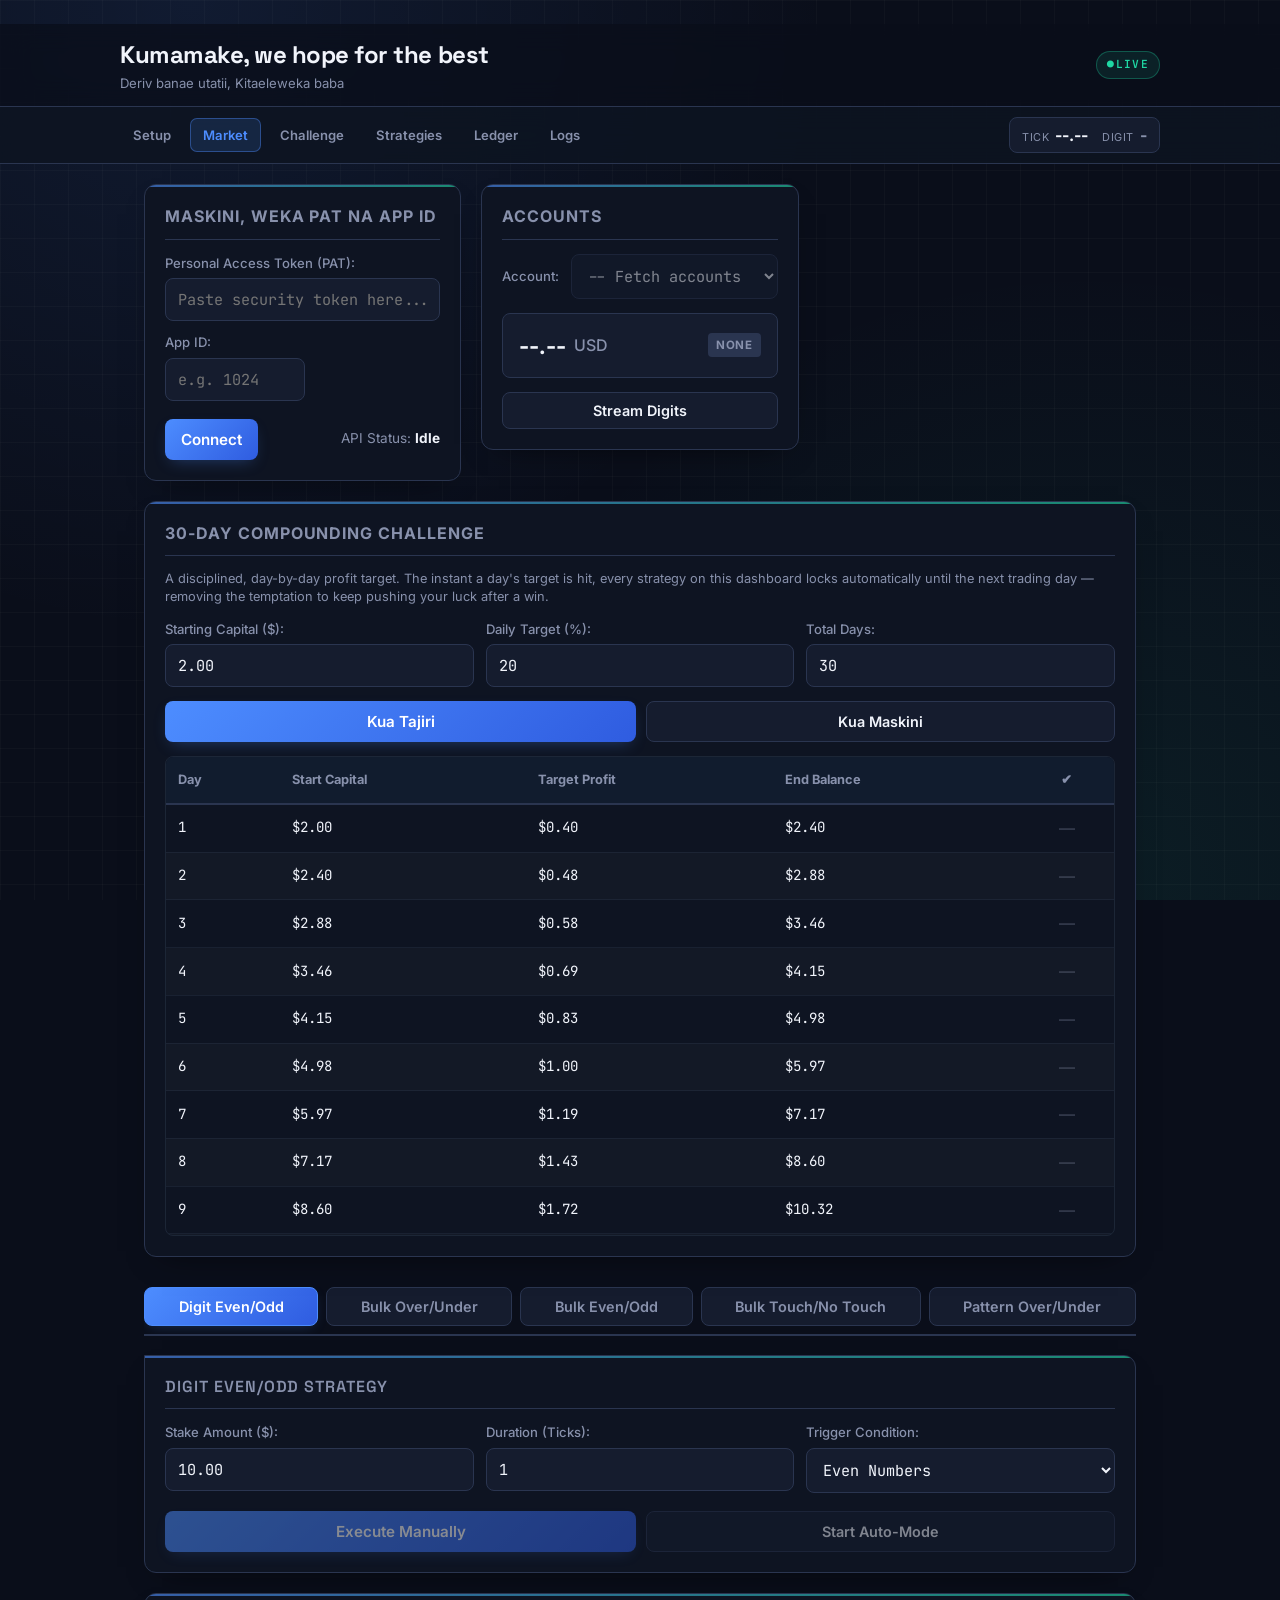
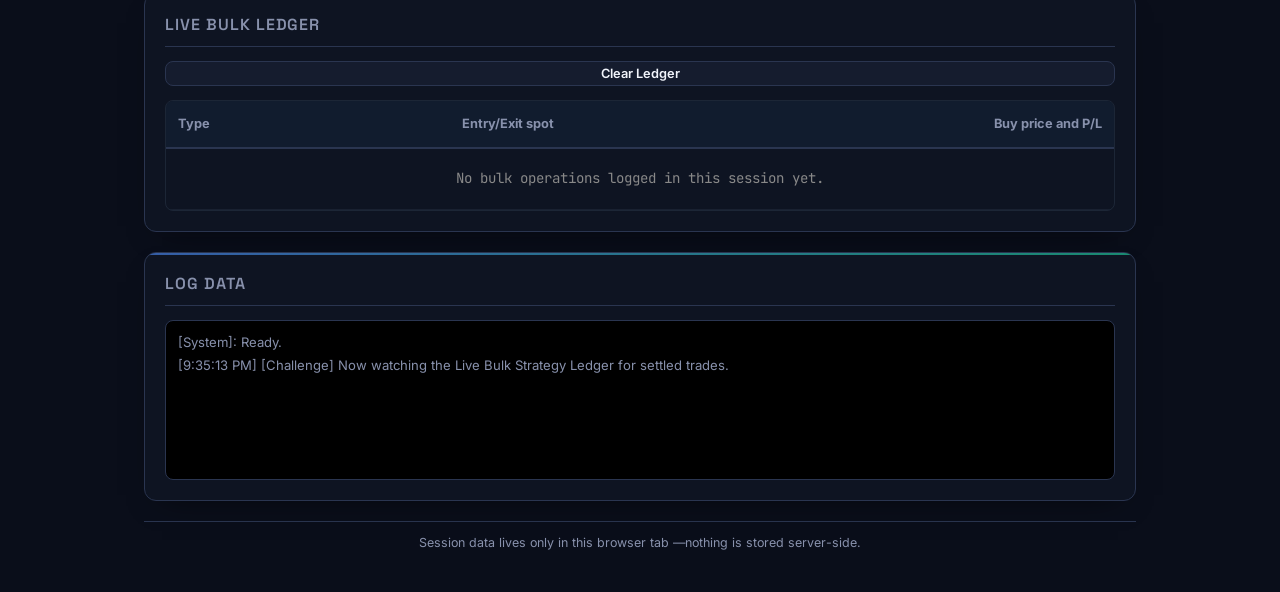
<file: index.html>
<!DOCTYPE html>
<html lang="en">

<head>
    <meta charset="UTF-8">
    <meta name="viewport" content="width=device-width, initial-scale=1.0">
    <title>WE, trade</title>
    <link rel="stylesheet" href="style.css">
</head>

<body>

    <div class="dashboard-container">

        <div class="app-topbar">
            <header>
                <h1>Kumamake, we hope for the best</h1>
                <p>Deriv banae utatii, Kitaeleweka baba</p>
            </header>
            <nav class="quick-nav">
                <div class="quick-nav-links">
                    <a href="#section-setup" class="quick-nav-link">Setup</a>
                    <a href="#section-market" class="quick-nav-link">Market</a>
                    <a href="#section-challenge" class="quick-nav-link">Challenge</a>
                    <a href="#section-strategies" class="quick-nav-link">Strategies</a>
                    <a href="#section-ledger" class="quick-nav-link">Ledger</a>
                    <a href="#section-logs" class="quick-nav-link">Logs</a>
                </div>
                <div class="quick-nav-ticker">
                    <span class="ticker-pair">
                        <span class="ticker-label">Tick</span>
                        <strong id="live-tick-value">--.--</strong>
                    </span>
                    <span class="ticker-pair">
                        <span class="ticker-label">Digit</span>
                        <strong id="live-digit-value" class="system-msg">-</strong>
                    </span>
                </div>
            </nav>
        </div>

        <!-- Credentials Panel -->
        <section class="card" id="section-setup">
            <h3><b>MASKINI, WEKA PAT NA APP ID</b></h3>
            <div class="form-row">
                <div class="form-group">
                    <label for="api-token">Personal Access Token (PAT):</label>
                    <input type="password" id="api-token" placeholder="Paste security token here...">
                </div>
                <div class="form-group" style="flex: 0 0 140px;">
                    <label for="app-id">App ID:</label>
                    <input type="text" id="app-id" placeholder="e.g. 1024">
                </div>
            </div>

            <div style="display: flex; justify-content: space-between; align-items: center; margin-top: 4px;">
                <button id="btn-fetch-accounts" class="btn-primary">Connect</button>
                <div style="font-size: 0.85rem; color: var(--text-secondary);">
                    API Status: <strong id="api-status" style="color: var(--text-primary);">Idle</strong>
                </div>
            </div>
        </section>
        <!-- tufetch accounts -->
        <section class="card" id="section-market">
            <h3><b>ACCOUNTS</b></h3>
            <div class="account-selection">
                <label for="account-dropdown">Account:</label>
                <select id="account-dropdown" disabled>
                    <option value="">-- Fetch accounts first --</option>
                </select>
            </div>

            <div class="balance-container-wrapper">
                <div class="balance-display">
                    <span id="active-balance">--.--</span>
                    <span id="active-currency">USD</span>
                    <div id="account-type-badge" class="badge">None</div>
                </div>

                <button id="btn-reset-balance" class="btn-secondary" style="display: none;">Reset Balance</button>
                <button id="btn-toggle-stream" class="btn-secondary" style="margin-top: 4px;"> Stream Digits
                    </button>

                <!-- deriv symbooo -->
                <div id="market-data-panel" style="display: none; margin-top: 12px; flex-direction: column; gap: 10px;">
                    <div class="form-group">
                        <label for="market-dropdown">Active Symbols:</label>
                        <select id="market-dropdown">
                            <option value="">-- Loading symbols... --</option>
                        </select>
                    </div>
                    <p style="font-size: 0.78rem; color: var(--text-secondary);">
                        Live tick &amp; last digit are pinned in the top bar &mdash; visible on every tab.
                    </p>
                </div>
            </div>
        </section>

        <!-- 30-Day Compounding Challenge -->
        <section class="card" id="section-challenge">
            <h3><b>30-DAY COMPOUNDING CHALLENGE</b></h3>
            <p style="font-size: 0.8rem; color: var(--text-secondary);">
                A disciplined, day-by-day profit target. The instant a day's target is hit, every strategy on
                this dashboard locks automatically until the next trading day &mdash; removing the temptation to
                keep pushing your luck after a win.
            </p>

            <div class="form-row" id="challenge-setup-row">
                <div class="form-group">
                    <label for="challenge-start-capital">Starting Capital ($):</label>
                    <input type="number" id="challenge-start-capital" value="2.00" min="0.35" step="0.01">
                </div>
                <div class="form-group">
                    <label for="challenge-growth-rate">Daily Target (%):</label>
                    <input type="number" id="challenge-growth-rate" value="20" min="1" max="100" step="1">
                </div>
                <div class="form-group">
                    <label for="challenge-total-days">Total Days:</label>
                    <input type="number" id="challenge-total-days" value="30" min="5" max="60" step="1">
                </div>
            </div>

            <div style="display: flex; gap: 10px;">
                <button id="btn-start-challenge" class="btn-primary" style="flex: 1;">Kua Tajiri</button>
                <button id="btn-reset-challenge" class="btn-secondary" style="flex: 1;">Kua Maskini</button>
            </div>

            <div id="challenge-status-banner" class="challenge-banner" style="display: none;"></div>

            <div class="balance-display" id="challenge-progress-display"
                style="display: none; flex-direction: column; align-items: stretch; gap: 8px;">
                <div
                    style="display: flex; justify-content: space-between; flex-wrap: wrap; gap: 6px; font-size: 0.85rem; font-family: var(--font-body); color: var(--text-secondary); font-weight: 500;">
                    <span>Day <strong id="challenge-current-day" style="color: var(--text-primary);">1</strong> of
                        <span id="challenge-total-days-label">30</span></span>
                    <span>Today's P/L: <strong id="challenge-day-profit" style="color: var(--text-primary);">0.00</strong>
                        / <strong id="challenge-day-target" style="color: var(--text-primary);">0.00</strong> USD</span>
                </div>
                <div class="challenge-progress-track">
                    <div id="challenge-progress-fill" class="challenge-progress-fill"></div>
                </div>
            </div>

            <div class="table-container" style="max-height: 480px;">
                <table class="ledger-table challenge-table">
                    <thead>
                        <tr>
                            <th style="width: 12%;">Day</th>
                            <th style="width: 26%;">Start Capital</th>
                            <th style="width: 26%;">Target Profit</th>
                            <th style="width: 26%;">End Balance</th>
                            <th style="width: 10%; text-align: center;">✔</th>
                        </tr>
                    </thead>
                    <tbody id="challenge-table-body">
                        <!-- populated dynamically by app.js -->
                    </tbody>
                </table>
            </div>
        </section>

        <!--Strategy Tabs Navigation -->
        <div class="tabs-navigation" id="section-strategies">
            <button class="tab-btn active" data-target="tab-even-odd">Digit Even/Odd</button>
            <button class="tab-btn" data-target="tab-bulk-ou">Bulk Over/Under</button>
            <button class="tab-btn" data-target="tab-bulk-eo">Bulk Even/Odd</button>
            <button class="tab-btn" data-target="tab-bulk-tn">Bulk Touch/No Touch</button>
            <button class="tab-btn" data-target="tab-pattern-ou">Pattern Over/Under</button>
        </div>

        <div class="focus-bar" id="focus-bar" style="display: none;">
            <span class="system-msg">Focus mode: showing this strategy + the ledger only.</span>
            <button id="btn-exit-focus" class="btn-secondary">Show Full Dashboard</button>
        </div>

       <!-- STRATEGY 3:-->
<section class="card tab-content" id="tab-bulk-eo">
    <h3>Bulk Even/Odd Execution</h3>
    <p style="font-size: 0.8rem; color: var(--text-secondary); margin-bottom: 8px;">
        Fires both Even and Odd contracts simultaneously on the exact same tick window.
    </p>
    
    <!-- Clean Input Form Row Grid -->
    <div class="form-row">
        <div class="form-group">
            <label>Stake (Per Trade):</label>
            <input type="number" id="trade-stake-beo" value="5.00" min="0.50" step="0.50">
        </div>
        <div class="form-group">
            <label>Duration (Ticks):</label>
            <input type="number" id="trade-duration-beo" value="1" min="1" max="10">
        </div>
        <div class="form-group">
            <label>Max Trades Run Cap (I mean once it fires):</label>
            <input type="number" id="max-trades-beo" value="10" min="2" max="100" title="Total cumulative trades to run before auto-stopping">
        </div>
    </div>

    <div style="display: flex; gap: 10px; margin-top: 14px;">
        <button id="btn-buy-beo" class="btn-primary" style="background-color: var(--accent-green); flex: 1;">Buy EO Pair Manually</button>
        <button id="btn-toggle-auto-beo" class="btn-secondary" style="flex: 1;">Auto Bulk Mode</button>
    </div>
</section>
        <section class="card tab-content active" id="tab-even-odd">
            <h3>Digit Even/Odd Strategy</h3>
            <div class="form-row">
                <div class="form-group">
                    <label>Stake Amount ($):</label>
                    <input type="number" id="trade-stake-eo" value="10.00" min="0.50" step="0.50">
                </div>
                <div class="form-group">
                    <label>Duration (Ticks):</label>
                    <input type="number" id="trade-duration-eo" value="1" min="1" max="10">
                </div>
                <div class="form-group">
                    <label>Trigger Condition:</label>
                    <select id="strategy-mode-eo">
                        <option value="DIGITEVEN">Even Numbers</option>
                        <option value="DIGITODD">Odd Numbers</option>
                    </select>
                </div>
            </div>
            <div style="display: flex; gap: 10px; margin-top: 4px;">
                <button id="btn-buy-eo" class="btn-primary" style="background-color: var(--accent-green); flex: 1;"
                    disabled>Execute Manually</button>
                <button id="btn-toggle-auto-eo" class="btn-secondary" style="flex: 1;" disabled>Start Auto-Mode</button>
            </div>
        </section>
        <!-- STRATEGY 5 -->
        <section class="card tab-content" id="tab-pattern-ou">
            <h3>Pattern Over/Under</h3>
            <p style="font-size: 0.8rem; color: var(--text-secondary); margin-bottom: 8px;">
                Watches the last two ticks. If a 1 and 2 land back-to-back (in either order), it fires an
                Over 2 contract. If a 7 and 8 land back-to-back (in either order), it fires an Under 7 contract.
                One button drives both directions automatically &mdash; no manual side selection needed.
            </p>
            <div class="form-row">
                <div class="form-group">
                    <label>Stake ($):</label>
                    <input type="number" id="trade-stake-pou" value="5.00" min="0.50" step="0.50">
                </div>
                <div class="form-group">
                    <label>Duration (Ticks):</label>
                    <input type="number" id="trade-duration-pou" value="1" min="1" max="10">
                </div>
                <div class="form-group">
                    <label>Max Trades Run Cap:</label>
                    <input type="number" id="max-trades-pou" value="10" min="1" max="100"
                        title="Total cumulative trades to run before auto-stopping">
                </div>
            </div>

            <div class="balance-display" style="padding: 12px; font-size: 0.9rem; justify-content: space-between;">
                <span>Watching digits: <strong id="pattern-digit-history">-- --</strong></span>
                <span>Last Match: <strong id="pattern-last-match" class="system-msg">None</strong></span>
            </div>

            <div style="display: flex; gap: 10px; margin-top: 4px;">
                <button id="btn-toggle-auto-pou" class="btn-secondary" style="flex: 1;" disabled>Pattern auto
                    detector</button>
            </div>
        </section>

        <!-- STRATEGY 2: Bulk Over/Under -->
        <section class="card tab-content" id="tab-bulk-ou">
            <h3>Tupige Over/Under Fastaa</h3>
            <p style="font-size: 0.8rem; color: var(--text-secondary); margin-bottom: 8px;">
                Fires two contracts simultaneously on the same tick.
            </p>
            <div class="form-row">
                <div class="form-group">
                    <label>Stake (Per Trade):</label>
                    <input type="number" id="trade-stake-ou" value="5.00" min="0.50" step="0.50">
                </div>
                <div class="form-group">
                    <label>Duration (Ticks):</label>
                    <input type="number" id="trade-duration-ou" value="1" min="1" max="10">
                </div>
                <div class="form-group">
                    <label>Max Trades Run Cap:</label>
                    <input type="number" id="max-trades-ou" value="10" min="2" max="100"
                        title="Total cumulative trades to run before auto-stopping">
                </div>
            </div>
            <div class="form-row" style="margin-top: 10px;">
                <div class="form-group">
                    <label>Prediction OVER (0-8):</label>
                    <input type="number" id="pred-over" value="3" min="0" max="8">
                </div>
                <div class="form-group">
                    <label>Prediction UNDER (1-9):</label>
                    <input type="number" id="pred-under" value="6" min="1" max="9">
                </div>
            </div>
            <div style="display: flex; gap: 10px; margin-top: 14px;">
                <button id="btn-buy-ou" class="btn-primary" style="background-color: var(--accent-green); flex: 1;"
                    disabled>Buy Pair Manually</button>
                <button id="btn-toggle-auto-ou" class="btn-secondary" style="flex: 1;" disabled>Auto Bulk
                    Mode</button>
            </div>

            <hr style="border: none; border-top: 1px solid var(--border-color); margin: 16px 0;">

            <h3 style="border: none; padding-bottom: 0;">Bulk Over</h3>
            <p style="font-size: 0.8rem; color: var(--text-secondary); margin-bottom: 8px;">
                Watches the live tick feed. In <strong>Single Digit</strong> mode it fires the instant the
                trigger digit appears. In <strong>Two-Digit Sequence</strong> mode it waits until both digits
                you set land back-to-back (in either order) before firing.
            </p>
            <div class="form-row">
                <div class="form-group">
                    <label>Stake (Per Contract):</label>
                    <input type="number" id="trade-stake-over2" value="5.00" min="0.50" step="0.50">
                </div>
                <div class="form-group">
                    <label>Duration (Ticks):</label>
                    <input type="number" id="trade-duration-over2" value="1" min="1" max="10">
                </div>
                <div class="form-group">
                    <label>Over Barrier (0-8):</label>
                    <input type="number" id="over-barrier-over2" value="2" min="0" max="8">
                </div>
            </div>
            <div class="form-row" style="margin-top: 10px;">
                <div class="form-group">
                    <label>Trigger Mode:</label>
                    <select id="trigger-mode-over2">
                        <option value="single">Single Digit</option>
                        <option value="double">Two-Digit Sequence</option>
                    </select>
                </div>
                <div class="form-group">
                    <label id="trigger-digit-label-over2">Trigger Digit (0-9):</label>
                    <input type="number" id="trigger-digit-over2" value="5" min="0" max="9">
                </div>
                <div class="form-group" id="trigger-digit-2-wrapper-over2" style="display: none;">
                    <label>Second Trigger Digit (0-9):</label>
                    <input type="number" id="trigger-digit-2-over2" value="6" min="0" max="9">
                </div>
            </div>
            <div class="form-row" style="margin-top: 10px;">
                <div class="form-group">
                    <label>Contracts per Trigger:</label>
                    <input type="number" id="contracts-per-trigger-over2" value="3" min="1" max="20">
                </div>
                <div class="form-group">
                    <label>Max Triggers (Session Cap):</label>
                    <input type="number" id="max-triggers-over2" value="10" min="1" max="100">
                </div>
            </div>
            <div style="display: flex; justify-content: space-between; align-items: center; margin-top: 14px;">
                <button id="btn-buy-bulk-over2" class="btn-secondary" style="flex: 1;" disabled>Arm Bulk Over</button>
                <div style="font-size: 0.8rem; color: var(--text-secondary); margin-left: 10px; white-space: nowrap;">
                    Triggers: <strong id="over2-run-progress">0 / 0</strong>
                </div>
            </div>
        </section>

        <section class="card" id="section-ledger">
            <h3>Live Bulk Ledger</h3>
            <button id="btn-clear-ledger" class="btn-secondary" style="font-size: 0.8rem; padding: 4px 8px;">Clear Ledger</button>
            <div class="table-container">
                <table class="ledger-table">
                    <thead>
                        <tr>
                            <th style="width: 30%;">Type</th>
                            <th style="width: 35%;">Entry/Exit spot</th>
                            <th style="width: 35%; text-align: right;">Buy price and P/L</th>
                        </tr>
                    </thead>
                    <tbody id="ledger-body">
    <tr id="ledger-empty-row">
        <td colspan="3" style="text-align: center; color: #888; padding: 20px;">
            No bulk operations logged in this session yet.
        </td>
    </tr>
</tbody>
                </table>
            </div>
        </section>

        <!-- ogs -->
        <section class="card" id="section-logs">
            <h3>Log Data</h3>
            <div id="log-console" class="console-log">
                <p class="system-msg">[System]: Ready.</p>
            </div>
        </section>

    </div>

    <script src="app.js"></script>
</body>

</html>
</file>
<file: style.css>
@import url('https://fonts.googleapis.com/css2?family=Space+Grotesk:wght@500;600;700&family=Inter:wght@400;500;600;700&family=JetBrains+Mono:wght@400;500;600;700&display=swap');

:root {
    --bg-base: #0a0e1a;
    --bg-surface: #151c2e;
    --bg-card: #0e1422;
    --border-color: #2a3550;
    --text-primary: #f1f4fb;
    --text-secondary: #8891ac;
    --accent-green: #1fd8a4;
    --accent-red: #f2455f;
    --accent-blue: #4d8dff;
    --btn-hover: #2f5ce0;

    --accent-glow: rgba(77, 141, 255, 0.35);
    --green-glow: rgba(31, 216, 164, 0.35);
    --red-glow: rgba(242, 69, 95, 0.35);

    --font-display: 'Space Grotesk', 'Inter', Arial, sans-serif;
    --font-body: 'Inter', Arial, sans-serif;
    --font-mono: 'JetBrains Mono', 'Courier New', Courier, monospace;

    --container-max: 680px;
    --header-h: 84px;
    --nav-h: 60px;
}

* {
    box-sizing: border-box;
    margin: 0;
    padding: 0;
    font-family: var(--font-body);
}

*:focus-visible {
    outline: 2px solid var(--accent-blue);
    outline-offset: 2px;
    border-radius: 4px;
}

html {
    scroll-behavior: smooth;
    overflow-x: hidden;
}

body {
    background-color: var(--bg-base);
    background-image:
        radial-gradient(circle at 15% 0%, rgba(77, 141, 255, 0.10), transparent 45%),
        radial-gradient(circle at 85% 100%, rgba(31, 216, 164, 0.08), transparent 45%),
        linear-gradient(rgba(255, 255, 255, 0.025) 1px, transparent 1px),
        linear-gradient(90deg, rgba(255, 255, 255, 0.025) 1px, transparent 1px);
    background-size: auto, auto, 34px 34px, 34px 34px;
    background-attachment: fixed;
    color: var(--text-primary);
    min-height: 100vh;
    line-height: 1.4;
}

.dashboard-container {
    width: 100%;
    max-width: var(--container-max);
    margin: 0 auto;
    padding: 24px 24px 40px;
    display: flex;
    flex-direction: column;
    gap: 20px;
}

.dashboard-container::after {
    content: "Session data lives only in this browser tab \2014 nothing is stored server-side.";
    display: block;
    text-align: center;
    font-size: 0.78rem;
    color: var(--text-secondary);
    padding-top: 12px;
    border-top: 1px solid var(--border-color);
}

/* APP TOPBAR  */
.app-topbar {
    position: sticky;
    top: 0;
    z-index: 50;
    width: 100vw;
    margin-left: calc(50% - 50vw);
}

/* HEADER */

header {
    padding: 14px max(20px, calc((100vw - var(--container-max)) / 2)) 14px;
    display: grid;
    grid-template-columns: 1fr auto;
    grid-template-rows: auto auto;
    column-gap: 16px;
    row-gap: 2px;
    align-items: center;
    background: rgba(10, 14, 26, 0.75);
    backdrop-filter: blur(14px);
    -webkit-backdrop-filter: blur(14px);
    border-bottom: 1px solid var(--border-color);
    animation: fade-slide-in 0.5s ease both;
}

header::before {
    content: "\25CF LIVE";
    grid-column: 2;
    grid-row: 1 / 3;
    align-self: center;
    justify-self: end;
    font-family: var(--font-mono);
    font-size: 0.7rem;
    font-weight: 600;
    letter-spacing: 0.12em;
    color: var(--accent-green);
    background: rgba(31, 216, 164, 0.1);
    border: 1px solid rgba(31, 216, 164, 0.3);
    padding: 5px 10px;
    border-radius: 20px;
    white-space: nowrap;
}

header h1 {
    grid-column: 1;
    grid-row: 1;
    font-family: var(--font-display);
    font-size: clamp(1.15rem, 3vw, 1.5rem);
    font-weight: 700;
    letter-spacing: -0.02em;
    background: linear-gradient(120deg, var(--text-primary) 40%, var(--accent-blue));
    -webkit-background-clip: text;
    background-clip: text;
    -webkit-text-fill-color: transparent;
}

header p {
    grid-column: 1;
    grid-row: 2;
    color: var(--text-secondary);
    font-size: 0.82rem;
}

.quick-nav {
    padding: 10px max(20px, calc((100vw - var(--container-max)) / 2));
    display: flex;
    align-items: center;
    justify-content: space-between;
    gap: 12px;
    flex-wrap: wrap;
    background: rgba(14, 20, 34, 0.85);
    backdrop-filter: blur(14px);
    -webkit-backdrop-filter: blur(14px);
    border-bottom: 1px solid var(--border-color);
    animation: fade-slide-in 0.5s ease both;
}

.quick-nav-links {
    display: flex;
    gap: 6px;
    overflow-x: auto;
    scrollbar-width: none;
    flex: 1;
    min-width: 0;
}

.quick-nav-links::-webkit-scrollbar {
    display: none;
}

.quick-nav-link {
    flex: 0 0 auto;
    color: var(--text-secondary);
    text-decoration: none;
    font-size: 0.82rem;
    font-weight: 600;
    padding: 7px 12px;
    border-radius: 7px;
    border: 1px solid transparent;
    white-space: nowrap;
    transition: all 0.15s ease;
}

.quick-nav-link:hover {
    background-color: var(--bg-surface);
    border-color: var(--border-color);
    color: var(--text-primary);
}

.quick-nav-link:active {
    color: var(--accent-blue);
}

.quick-nav-link.active {
    background-color: rgba(77, 141, 255, 0.15);
    border-color: rgba(77, 141, 255, 0.4);
    color: var(--accent-blue);
}

.quick-nav-ticker {
    display: flex;
    align-items: center;
    gap: 14px;
    flex: 0 0 auto;
    font-family: var(--font-mono);
    padding: 6px 12px;
    background-color: var(--bg-surface);
    border: 1px solid var(--border-color);
    border-radius: 8px;
}

.ticker-pair {
    display: flex;
    align-items: baseline;
    gap: 6px;
    white-space: nowrap;
}

.ticker-label {
    font-family: var(--font-body);
    font-size: 0.68rem;
    color: var(--text-secondary);
    text-transform: uppercase;
    letter-spacing: 0.05em;
}

.quick-nav-ticker strong {
    font-size: 1rem;
    font-weight: 700;
}

#section-setup,
#section-market,
#section-challenge,
#section-strategies,
#section-ledger,
#section-logs {
    scroll-margin-top: calc(var(--header-h) + var(--nav-h) + 12px);
}

/* CARDS */

.card {
    background-color: var(--bg-card);
    border: 1px solid var(--border-color);
    border-radius: 12px;
    padding: 20px;
    display: flex;
    flex-direction: column;
    gap: 14px;
    position: relative;
    overflow: hidden;
    box-shadow: 0 1px 0 rgba(255, 255, 255, 0.03) inset, 0 12px 30px -18px rgba(0, 0, 0, 0.7);
    transition: border-color 0.25s ease, box-shadow 0.25s ease, transform 0.25s ease;
    animation: fade-slide-in 0.5s ease both;
}

.card::before {
    content: "";
    position: absolute;
    top: 0;
    left: 0;
    right: 0;
    height: 2px;
    background: linear-gradient(90deg, var(--accent-blue), var(--accent-green));
    opacity: 0.6;
}

.card:hover {
    border-color: rgba(77, 141, 255, 0.4);
    box-shadow: 0 1px 0 rgba(255, 255, 255, 0.03) inset, 0 16px 36px -16px rgba(0, 0, 0, 0.8), 0 0 0 1px var(--accent-glow);
}

.card h3 {
    font-family: var(--font-display);
    font-size: 1rem;
    font-weight: 600;
    color: var(--text-secondary);
    text-transform: uppercase;
    letter-spacing: 0.06em;
    border-bottom: 1px solid var(--border-color);
    padding-bottom: 10px;
}

/* FORMS */
.form-row {
    display: flex;
    gap: 12px;
    flex-wrap: wrap;
}

.form-group {
    display: flex;
    flex-direction: column;
    gap: 6px;
    flex: 1;
    min-width: 140px;
}

label {
    font-size: 0.82rem;
    color: var(--text-secondary);
    font-weight: 500;
}

input, select {
    background-color: var(--bg-surface);
    border: 1px solid var(--border-color);
    border-radius: 8px;
    color: var(--text-primary);
    padding: 10px 12px;
    font-size: 0.95rem;
    font-family: var(--font-mono);
    outline: none;
    width: 100%;
    transition: border-color 0.15s ease, box-shadow 0.15s ease;
}

input:hover:not(:disabled), select:hover:not(:disabled) {
    border-color: #3d4a6b;
}

input:focus, select:focus {
    border-color: var(--accent-blue);
    box-shadow: 0 0 0 3px var(--accent-glow);
}

/* BUTTONS */
.btn-primary {
    background: linear-gradient(135deg, var(--accent-blue), #2f5ce0);
    color: #fff;
    border: none;
    border-radius: 8px;
    padding: 11px 16px;
    font-size: 0.95rem;
    font-weight: 600;
    font-family: var(--font-body);
    cursor: pointer;
    transition: filter 0.15s ease, transform 0.1s ease, box-shadow 0.15s ease;
    box-shadow: 0 6px 16px -6px var(--accent-glow);
}

.btn-primary:hover:not(:disabled) {
    filter: brightness(1.1);
    box-shadow: 0 8px 20px -6px var(--accent-glow);
}

.btn-primary:active:not(:disabled) {
    transform: translateY(1px) scale(0.99);
}

.btn-secondary {
    background-color: var(--bg-surface);
    color: var(--text-primary);
    border: 1px solid var(--border-color);
    border-radius: 8px;
    padding: 9px 14px;
    font-size: 0.9rem;
    font-weight: 600;
    font-family: var(--font-body);
    cursor: pointer;
    transition: all 0.15s ease;
}

.btn-secondary:hover:not(:disabled) {
    background-color: #1c2540;
    border-color: var(--text-secondary);
    transform: translateY(-1px);
}

.btn-secondary:active:not(:disabled) {
    transform: translateY(0);
}

.stream-active {
    background-color: var(--accent-red) !important;
    border-color: var(--accent-red) !important;
    color: #fff !important;
    animation: pulse-glow-red 1.6s ease-in-out infinite;
}

.account-selection {
    display: flex;
    align-items: center;
    gap: 12px;
    flex-wrap: wrap;
}

.account-selection label {
    white-space: nowrap;
}

.account-selection select {
    flex: 1;
    min-width: 160px;
}

.balance-container-wrapper {
    display: flex;
    flex-direction: column;
    gap: 10px;
}

.balance-display {
    background-color: var(--bg-surface);
    border: 1px solid var(--border-color);
    border-radius: 8px;
    padding: 16px;
    display: flex;
    align-items: center;
    gap: 8px;
    flex-wrap: wrap;
    font-family: var(--font-mono);
    font-size: 1.4rem;
    font-weight: 700;
    position: relative;
}

#active-currency {
    color: var(--text-secondary);
    font-size: 1rem;
    font-weight: 500;
}

.badge {
    position: absolute;
    right: 16px;
    font-size: 0.72rem;
    text-transform: uppercase;
    padding: 4px 8px;
    border-radius: 4px;
    font-weight: 700;
    letter-spacing: 0.05em;
    background-color: var(--border-color);
    color: var(--text-secondary);
    font-family: var(--font-body);
}

.badge.demo {
    background-color: rgba(77, 141, 255, 0.18);
    color: var(--accent-blue);
}

.badge.real {
    background-color: rgba(31, 216, 164, 0.18);
    color: var(--accent-green);
}

.console-log {
    background-color: #000;
    border: 1px solid var(--border-color);
    border-radius: 8px;
    padding: 12px;
    font-family: var(--font-mono);
    font-size: 0.82rem;
    height: 160px;
    overflow-y: auto;
    display: flex;
    flex-direction: column;
    gap: 4px;
}

.console-log p {
    line-height: 1.4;
    word-break: break-all;
}

.system-msg { color: var(--text-secondary); }
.success-msg { color: var(--accent-green); }
.error-msg { color: var(--accent-red); }

button:disabled, select:disabled, input:disabled {
    opacity: 0.5;
    cursor: not-allowed;
}

/* TAB NAVIGATION */

.tabs-navigation {
    display: flex;
    gap: 8px;
    margin-top: 10px;
    border-bottom: 2px solid var(--border-color);
    padding-bottom: 8px;
    overflow-x: auto;
    scrollbar-width: thin;
}

.tabs-navigation::-webkit-scrollbar {
    height: 4px;
}
.tabs-navigation::-webkit-scrollbar-thumb {
    background: rgba(148, 163, 184, 0.3);
    border-radius: 4px;
}

.tab-btn {
    background-color: var(--bg-surface);
    color: var(--text-secondary);
    border: 1px solid var(--border-color);
    padding: 10px 16px;
    border-radius: 8px;
    font-size: 0.9rem;
    font-weight: 600;
    font-family: var(--font-body);
    cursor: pointer;
    transition: all 0.2s ease;
    flex: 1 0 auto;
    white-space: nowrap;
}

.tab-btn:hover {
    background-color: var(--border-color);
    color: var(--text-primary);
}

.tab-btn.active {
    background: linear-gradient(135deg, var(--accent-blue), #2f5ce0);
    color: #fff;
    border-color: var(--accent-blue);
    box-shadow: 0 4px 14px -6px var(--accent-glow);
}

.tab-content {
    display: none; 
}

.tab-content.active {
    display: flex; 
    animation: fade-slide-in 0.35s ease both;
}

/*  FOCUS MODE  */
.focus-bar {
    display: flex;
    align-items: center;
    justify-content: space-between;
    gap: 10px;
    flex-wrap: wrap;
    margin-top: -4px;
    padding: 10px 14px;
    background-color: var(--bg-card);
    border: 1px solid var(--border-color);
    border-radius: 10px;
    animation: fade-slide-in 0.3s ease both;
}

.focus-bar .system-msg {
    font-size: 0.82rem;
}

.focus-bar button {
    font-size: 0.82rem;
    padding: 7px 12px;
    flex: 0 0 auto;
}

.dashboard-container.focus-mode #section-setup,
.dashboard-container.focus-mode #section-market,
.dashboard-container.focus-mode #section-logs {
    display: none;
}

/* LEDGER TABLE  */

.table-container {
    max-height: 400px;
    overflow-y: auto;
    overflow-x: auto;
    position: relative;
    border-radius: 8px;
    border: 1px solid rgba(51, 65, 85, 0.4);
}

.ledger-table {
    width: 100%;
    min-width: 420px;
    border-collapse: collapse;
    text-align: left;
    table-layout: fixed;
}

.ledger-table thead th {
    position: sticky;
    top: 0;
    z-index: 5;
    background-color: #111c2e;
    color: var(--text-secondary);
    font-weight: 700;
    font-size: 0.8rem;
    font-family: var(--font-body);
    padding: 14px 12px;
    border-bottom: 2px solid var(--border-color);
    box-shadow: 0 1px 0 rgba(51, 65, 85, 0.4);
}

.ledger-table td {
    padding: 12px;
    border-bottom: 1px solid rgba(51, 65, 85, 0.3);
    vertical-align: middle;
    font-size: 0.88rem;
    font-family: var(--font-mono);
    background-color: transparent;
    word-break: break-all;
}

.ledger-table tbody tr:nth-child(even) {
    background-color: rgba(255, 255, 255, 0.02);
}

.ledger-table tbody tr {
    transition: background-color 0.15s ease;
}

.ledger-table tbody tr:hover {
    background-color: rgba(255, 255, 255, 0.045);
}

.table-container::-webkit-scrollbar {
    width: 6px;
    height: 6px;
}
.table-container::-webkit-scrollbar-track {
    background: transparent;
}
.table-container::-webkit-scrollbar-thumb {
    background: rgba(100, 116, 139, 0.4);
    border-radius: 4px;
}
.table-container::-webkit-scrollbar-thumb:hover {
    background: rgba(100, 116, 139, 0.7);
}

.text-win { color: var(--text-primary) !important; font-weight: 700; }
.text-loss { color: var(--accent-red) !important; font-weight: 700; }

.badge-status {
    font-size: 0.68rem;
    padding: 2px 6px;
    border-radius: 4px;
    font-weight: 700;
    font-family: var(--font-body);
    background-color: var(--border-color);
    color: var(--text-secondary);
}

.badge-status.open {
    background-color: rgba(77, 141, 255, 0.18);
    color: var(--accent-blue);
}

.type-cell-wrapper {
    display: flex;
    align-items: center;
    gap: 12px;
    flex-wrap: wrap;
}

.market-mini-badge {
    color: var(--accent-blue);
    font-weight: 800;
    font-size: 0.72rem;
    border: 1px solid rgba(77, 141, 255, 0.4);
    padding: 2px 4px;
    border-radius: 4px;
    font-family: var(--font-mono);
}

.spot-row {
    display: flex;
    align-items: center;
    gap: 8px;
    line-height: 1.6;
}

.dot {
    width: 8px;
    height: 8px;
    border-radius: 50%;
    display: inline-block;
    flex-shrink: 0;
}
.dot.entry-dot {
    border: 2px solid var(--accent-red);
}
.dot.exit-dot {
    border: 2px solid var(--text-secondary);
}

.price-col {
    text-align: right;
    display: flex;
    flex-direction: column;
    justify-content: center;
    line-height: 1.6;
}

/* CHALLENGE BANNERS */

.challenge-banner {
    padding: 12px 14px;
    border-radius: 8px;
    font-size: 0.85rem;
    font-weight: 600;
    line-height: 1.4;
    display: flex;
    align-items: center;
    gap: 8px;
    animation: fade-slide-in 0.3s ease both;
}

.challenge-banner.active {
    background-color: rgba(77, 141, 255, 0.12);
    border: 1px solid rgba(77, 141, 255, 0.35);
    color: var(--accent-blue);
}

.challenge-banner.locked {
    background-color: rgba(242, 69, 95, 0.12);
    border: 1px solid rgba(242, 69, 95, 0.35);
    color: var(--accent-red);
    animation: pulse-glow-red 2s ease-in-out infinite;
}

.challenge-banner.complete {
    background-color: rgba(31, 216, 164, 0.12);
    border: 1px solid rgba(31, 216, 164, 0.35);
    color: var(--accent-green);
}

.challenge-progress-track {
    height: 8px;
    border-radius: 4px;
    background-color: var(--bg-base);
    border: 1px solid var(--border-color);
    overflow: hidden;
}

.challenge-progress-fill {
    height: 100%;
    width: 0%;
    background: linear-gradient(90deg, var(--accent-blue), var(--accent-green));
    transition: width 0.4s ease;
}

.challenge-table tbody tr.day-complete {
    background-color: rgba(31, 216, 164, 0.07);
}

.challenge-table tbody tr.day-current {
    background-color: rgba(77, 141, 255, 0.1);
    box-shadow: inset 3px 0 0 var(--accent-blue);
}

.challenge-table tbody tr.day-locked-future {
    opacity: 0.5;
}

.challenge-check {
    color: var(--accent-green);
    font-weight: 800;
    font-size: 1rem;
}

.challenge-check.pending {
    color: var(--text-secondary);
    opacity: 0.4;
    font-weight: 400;
}

.challenge-locked-btn {
    opacity: 0.35 !important;
    filter: grayscale(0.5);
    cursor: not-allowed !important;
    animation: none !important;
}

/* RESULT MODAL  */

.modal-overlay {
    position: fixed;
    inset: 0;
    background-color: rgba(5, 8, 16, 0.75);
    backdrop-filter: blur(3px);
    display: flex;
    align-items: center;
    justify-content: center;
    z-index: 100;
    padding: 20px;
}

.modal-box {
    background-color: var(--bg-card);
    border: 1px solid var(--border-color);
    border-radius: 14px;
    padding: 32px 28px;
    max-width: 360px;
    width: 100%;
    text-align: center;
    display: flex;
    flex-direction: column;
    align-items: center;
    gap: 10px;
    box-shadow: 0 20px 60px rgba(0, 0, 0, 0.6);
    animation: modal-pop 0.2s ease;
}

@keyframes modal-pop {
    from { transform: scale(0.9); opacity: 0; }
    to { transform: scale(1); opacity: 1; }
}

.modal-icon {
    font-size: 2.6rem;
    line-height: 1;
}

.modal-box h2 {
    font-family: var(--font-display);
    font-size: 1.25rem;
    margin: 0;
}

.modal-box p {
    color: var(--text-secondary);
    font-size: 0.9rem;
    margin: 0;
}

.modal-amount {
    font-family: var(--font-mono);
    font-size: 1.8rem;
    font-weight: 800;
    margin: 6px 0;
}

.modal-amount.win { color: var(--accent-green); }
.modal-amount.loss { color: var(--accent-red); }

/* ANIMATIONS  */

@keyframes fade-slide-in {
    from { opacity: 0; transform: translateY(6px); }
    to { opacity: 1; transform: translateY(0); }
}

@keyframes pulse-glow-red {
    0%, 100% { box-shadow: 0 0 0 0 var(--red-glow); }
    50% { box-shadow: 0 0 0 6px transparent; }
}

@keyframes pulse-glow-blue {
    0%, 100% { box-shadow: 0 0 0 0 var(--accent-glow); }
    50% { box-shadow: 0 0 0 6px transparent; }
}

@media (prefers-reduced-motion: reduce) {
    *, *::before, *::after {
        animation-duration: 0.001ms !important;
        animation-iteration-count: 1 !important;
        transition-duration: 0.001ms !important;
        scroll-behavior: auto !important;
    }
}

/*RESPONSIVENESS */
@media (min-width: 900px) {
    :root {
        --container-max: 1040px;
    }

    .dashboard-container {
        display: grid;
        grid-template-columns: repeat(3, minmax(0, 1fr));
        align-items: start;
        gap: 20px 20px;
    }

    .dashboard-container > :nth-child(1),
    .dashboard-container > :nth-child(n+4) {
        grid-column: 1 / -1;
    }

    #section-setup,
    #section-market {
        grid-column: span 1;
    }

    .dashboard-container::after {
        grid-column: 1 / -1;
    }

    .tabs-navigation {
        margin-bottom: -1px;
    }

    .tab-content.active {
        border-top-left-radius: 0;
    }
}

@media (max-width: 768px) {
    .dashboard-container {
        max-width: 100%;
    }
}

@media (max-width: 600px) {
    body {
        background-size: auto, auto, 26px 26px, 26px 26px;
    }

    .dashboard-container {
        gap: 16px;
        padding: 16px 12px 28px;
    }

    .card {
        padding: 16px;
        border-radius: 10px;
    }

    header::before {
        font-size: 0.62rem;
        padding: 3px 8px;
    }

    .quick-nav {
        padding: 8px 12px;
        gap: 8px;
    }

    .quick-nav-link {
        font-size: 0.78rem;
        padding: 6px 10px;
    }

    .quick-nav-ticker {
        gap: 10px;
        padding: 5px 10px;
    }

    .quick-nav-ticker strong {
        font-size: 0.9rem;
    }

    .form-row {
        flex-direction: column;
        gap: 10px;
    }

    .form-group {
        min-width: 0;
    }

    .tab-btn {
        flex: 0 0 auto;
        padding: 9px 14px;
        font-size: 0.85rem;
    }

    .balance-display {
        font-size: 1.15rem;
        padding: 14px;
    }

    .badge {
        position: static;
        margin-left: auto;
    }

    .modal-box {
        padding: 26px 20px;
    }

    .card > div[style*="justify-content: space-between"][style*="align-items: center"] {
        flex-direction: column !important;
        align-items: stretch !important;
        gap: 10px !important;
    }

    .card > div[style*="justify-content: space-between"][style*="align-items: center"] > button {
        width: 100%;
    }
}

@media (max-width: 420px) {
    header h1 {
        font-size: 1.3rem;
    }

    .card h3 {
        font-size: 0.92rem;
    }

    .console-log {
        height: 130px;
    }

    .card > div[style*="gap: 10px"] {
        flex-direction: column !important;
    }

    .card > div[style*="gap: 10px"] > button {
        width: 100%;
    }
}
</file>
